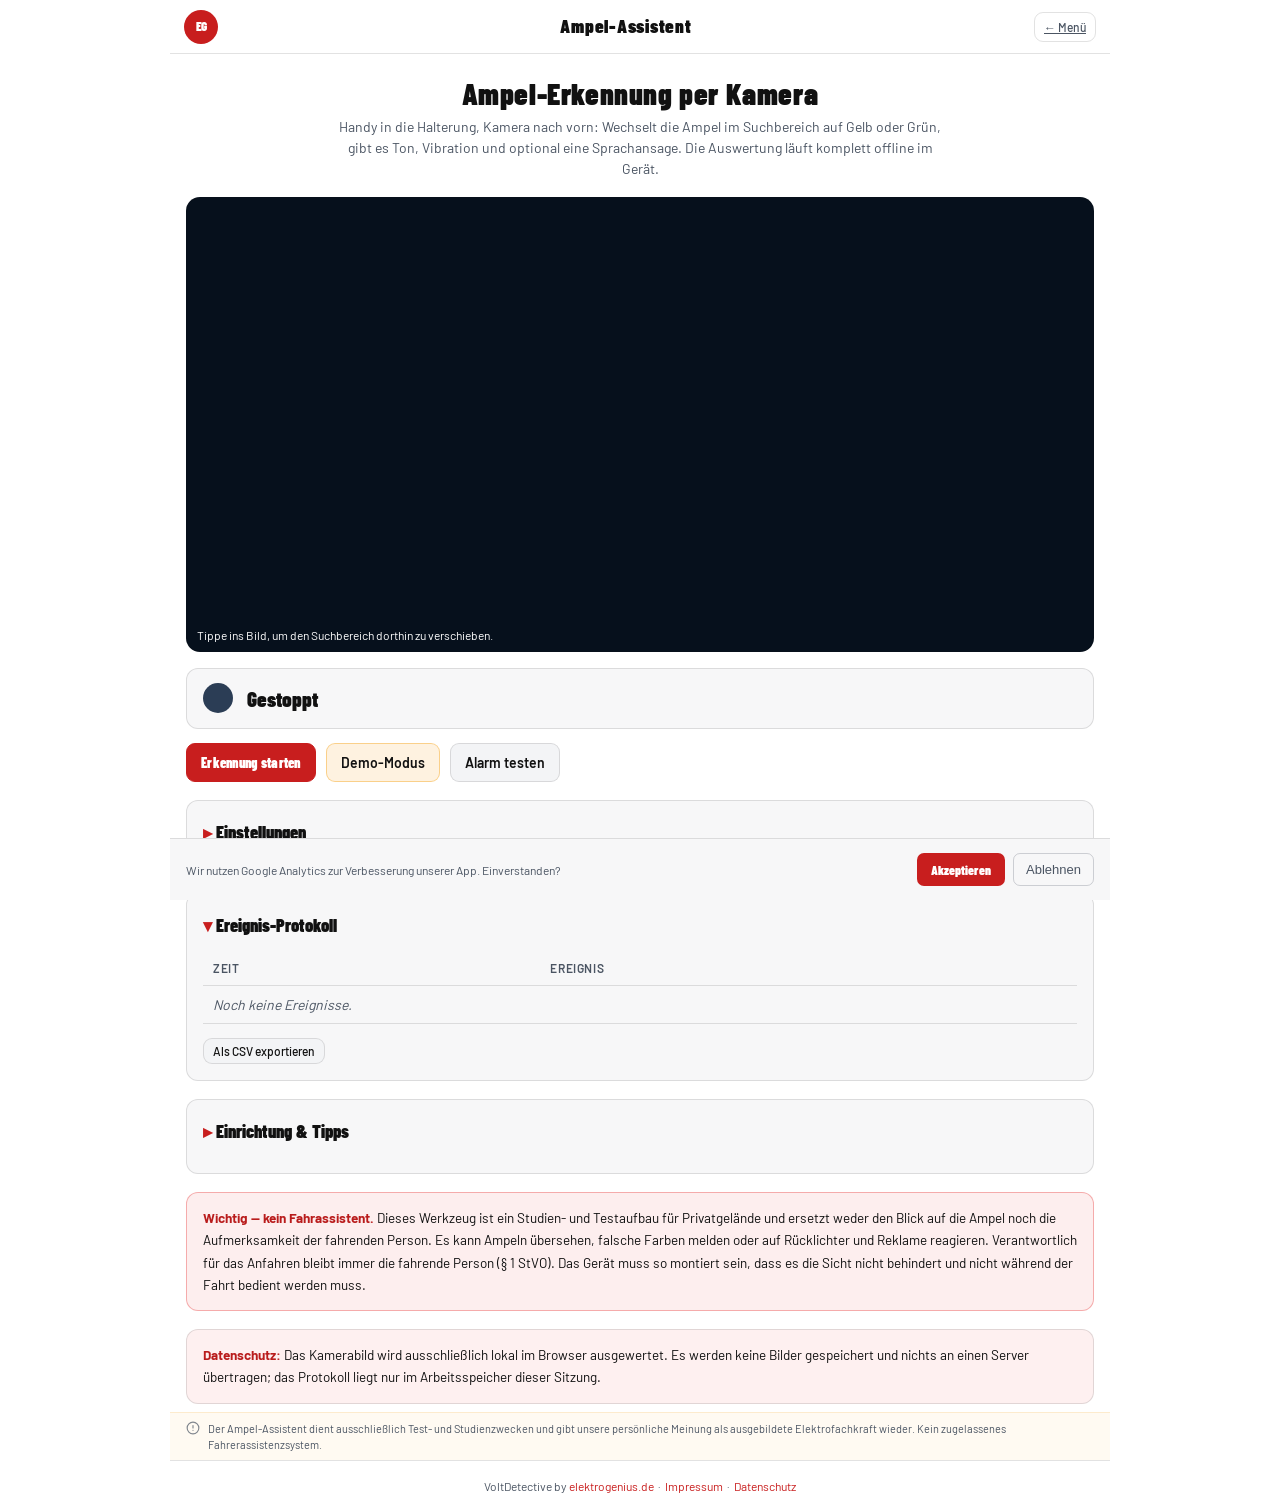
<file: ampel.html>
<!DOCTYPE html>
<html lang="de">
<head>
<meta charset="UTF-8">
<meta name="viewport" content="width=device-width, initial-scale=1.0, viewport-fit=cover">
<meta name="theme-color" content="#ffffff">
<meta name="apple-mobile-web-app-capable" content="yes">
<meta name="apple-mobile-web-app-status-bar-style" content="black-translucent">
<title>Ampel-Assistent – VoltDetective</title>
<meta property="og:title" content="Ampel-Assistent – VoltDetective"/>
<meta property="og:description" content="Kamerabasierter Ampel-Assistent: erkennt den Wechsel auf Gelb/Grün und meldet ihn per Ton und Vibration. Studien- und Testwerkzeug von ElektroGenius."/>
<meta property="og:url" content="https://spiel.elektrogenius.de/ampel.html"/>
<meta property="og:type" content="website"/>
<meta property="og:site_name" content="VoltDetective"/>
<meta property="og:locale" content="de_DE"/>
<meta property="og:image" content="https://spiel.elektrogenius.de/icon-512.png"/>
<meta property="og:image:alt" content="VoltDetective – ElektroGenius"/>
<meta name="twitter:card" content="summary"/>
<meta name="twitter:title" content="Ampel-Assistent – VoltDetective"/>
<meta name="twitter:description" content="Kamerabasierter Ampel-Assistent: erkennt den Wechsel auf Gelb/Grün und meldet ihn per Ton und Vibration."/>
<meta name="twitter:image" content="https://spiel.elektrogenius.de/icon-512.png"/>
<meta name="description" content="Kamerabasierter Ampel-Assistent: erkennt den Wechsel auf Gelb/Grün und meldet ihn per Ton und Vibration. Studien- und Testwerkzeug von ElektroGenius.">
<link rel="canonical" href="https://spiel.elektrogenius.de/ampel.html">
<link rel="icon" type="image/png" sizes="32x32" href="favicon-32x32.png">
<link rel="icon" type="image/png" sizes="16x16" href="favicon-16x16.png">
<link rel="apple-touch-icon" href="apple-touch-icon.png">
<link rel="manifest" href="manifest.json">
<link rel="stylesheet" href="assets/fonts/fonts.css?v=1">
<link rel="stylesheet" href="style.css?v=5">
<style>
  .cam-wrap { position: relative; margin-top: 18px; border: 1px solid var(--border); border-radius: 14px;
              overflow: hidden; background: #06101c; min-height: 180px; }
  .cam-wrap video, .cam-wrap #demo-view { display: block; width: 100%; height: auto; }
  .cam-wrap #overlay { position: absolute; inset: 0; width: 100%; height: 100%; touch-action: manipulation; }
  #flash { position: absolute; inset: 0; opacity: 0; pointer-events: none; transition: opacity .18s; }
  .cam-hint { position: absolute; left: 0; right: 0; bottom: 0; padding: 7px 10px; font-size: 12px;
              color: #ffffff; background: rgba(6,16,28,.75); pointer-events: none; }

  .state-row { display: flex; align-items: center; gap: 14px; flex-wrap: wrap; margin-top: 16px; padding: 14px 16px;
               background: var(--card-bg); border: 1px solid var(--border); border-radius: 12px; }
  #state-dot { width: 30px; height: 30px; border-radius: 50%; background: #2b3d55; flex-shrink: 0; transition: background .15s, box-shadow .15s; }
  #state-text { font-family: 'Barlow Condensed', sans-serif; font-weight: 900; font-size: 21px; white-space: nowrap; }
  #metrics { margin-left: auto; font-size: 12px; color: var(--muted); font-variant-numeric: tabular-nums; text-align: right; }

  .ctrl-row { display: flex; gap: 10px; flex-wrap: wrap; margin-top: 14px; }
  .ctrl-row .btn:disabled { opacity: .4; cursor: default; }
  #err { margin-top: 12px; padding: 11px 14px; border-radius: 10px; font-size: 14px;
         background: rgba(230,48,48,.12); border: 1px solid rgba(230,48,48,.4); color: #ffb4b4; }
  #demo-note { margin-top: 12px; padding: 11px 14px; border-radius: 10px; font-size: 14px;
               background: rgba(245,166,35,.10); border: 1px solid rgba(245,166,35,.35); }

  .panel { margin-top: 18px; background: var(--card-bg); border: 1px solid var(--border); border-radius: 12px; padding: 6px 16px 16px; }
  .panel > summary { cursor: pointer; padding: 12px 0; font-family: 'Barlow Condensed', sans-serif;
                     font-weight: 900; font-size: 18px; list-style: none; }
  .panel > summary::-webkit-details-marker { display: none; }
  .panel > summary::before { content: '▸ '; color: var(--cyan); }
  .panel[open] > summary::before { content: '▾ '; }
  .set { display: grid; grid-template-columns: 1fr auto; gap: 4px 12px; align-items: center;
         padding: 9px 0; border-bottom: 1px solid var(--border); }
  .set:last-child { border-bottom: none; }
  .set label { font-size: 14px; }
  .set .sub { grid-column: 1 / -1; font-size: 12px; color: var(--muted); margin-top: -2px; }
  .set input[type=range] { width: 160px; accent-color: var(--cyan); }
  .set input[type=checkbox] { width: 20px; height: 20px; accent-color: var(--cyan); }
  .set .val { font-size: 12px; color: var(--cyan); min-width: 96px; text-align: right; font-variant-numeric: tabular-nums; }
  .set select { background: var(--card-bg2); border: 1px solid var(--border); color: var(--text);
                border-radius: 8px; padding: 7px 10px; max-width: 190px; }

  .log-table { width: 100%; border-collapse: collapse; font-size: 14px; }
  .log-table th, .log-table td { text-align: left; padding: 8px 10px; border-bottom: 1px solid var(--border); }
  .log-table th { color: var(--muted); font-size: 12px; text-transform: uppercase; letter-spacing: .05em; font-weight: 600; }
  .board-empty { color: var(--muted); font-style: italic; }
  .safety { margin-top: 18px; padding: 14px 16px; border-radius: 12px; font-size: 13.5px; line-height: 1.65;
            background: rgba(230,48,48,.08); border: 1px solid rgba(230,48,48,.35); }
  .safety b { color: #b91c1c; }
  .howto { margin-top: 18px; }
  .howto li { margin: 6px 0 6px 18px; font-size: 14px; color: var(--muted); }
  .howto li b { color: var(--text); }
</style>
</head>
<body>
<canvas id="eg-particles" style="position:fixed;top:0;left:0;width:100%;height:100%;z-index:0;pointer-events:none;"></canvas>
<div style="position:relative;z-index:1">
<div id="app">

  <header id="header">
    <div class="logo-circle">EG</div>
    <div id="header-title">Ampel-Assistent</div>
    <div class="header-actions"><a class="btn tiny ghost" href="index.html">← Menü</a></div>
  </header>

  <main id="content">
    <div class="intro">
      <h1 class="intro-title">Ampel-Erkennung per Kamera</h1>
      <p class="intro-sub">Handy in die Halterung, Kamera nach vorn: Wechselt die Ampel im Suchbereich auf Gelb oder Grün, gibt es Ton, Vibration und optional eine Sprachansage. Die Auswertung läuft komplett offline im Gerät.</p>
    </div>

    <div class="cam-wrap">
      <video id="cam" playsinline muted autoplay></video>
      <canvas id="demo-view" width="640" height="480" style="display:none"></canvas>
      <canvas id="overlay"></canvas>
      <div id="flash"></div>
      <div class="cam-hint">Tippe ins Bild, um den Suchbereich dorthin zu verschieben.</div>
    </div>

    <div class="state-row">
      <div id="state-dot"></div>
      <div id="state-text">Gestoppt</div>
      <div id="metrics"></div>
    </div>

    <div id="err" style="display:none"></div>
    <div id="demo-note" style="display:none">
      <b>Demo-Modus:</b> Statt des Kamerabilds läuft eine gezeichnete Ampel durch ihre Phasen —
      damit lässt sich die komplette Kette (Erkennung → Ton → Vibration) ohne Auto prüfen.
    </div>

    <div class="ctrl-row">
      <button id="btn-start" class="btn primary">Erkennung starten</button>
      <button id="btn-demo" class="btn accent">Demo-Modus</button>
      <button id="btn-test" class="btn">Alarm testen</button>
    </div>

    <details class="panel">
      <summary>Einstellungen</summary>

      <div class="set">
        <label for="r-sens">Empfindlichkeit</label>
        <span class="val" id="v-sens"></span>
        <input id="r-sens" type="range" min="1" max="5" step="1">
        <div class="sub">Streng = weniger Fehlalarme durch Rücklichter, Reklame und Sonne. Empfindlich = erkennt auch weiter entfernte oder blasse Ampeln.</div>
      </div>

      <div class="set">
        <label for="r-confirm">Bestätigung</label>
        <span class="val" id="v-confirm"></span>
        <input id="r-confirm" type="range" min="1" max="8" step="1">
        <div class="sub">So viele Bilder hintereinander müssen dieselbe Farbe zeigen, bevor gemeldet wird. Höher = träger, aber sicherer.</div>
      </div>

      <div class="set">
        <label for="r-cooldown">Sperrzeit</label>
        <span class="val" id="v-cooldown"></span>
        <input id="r-cooldown" type="range" min="1" max="15" step="1">
        <div class="sub">Mindestabstand zwischen zwei Meldungen.</div>
      </div>

      <div class="set">
        <label for="r-roi">Größe Suchbereich</label>
        <span class="val" id="v-roi"></span>
        <input id="r-roi" type="range" min="0.15" max="1" step="0.05">
        <div class="sub">Klein und auf die Ampelhöhe gelegt = deutlich weniger Fehlalarme.</div>
      </div>

      <div class="set">
        <label for="c-alertAmber">Auch bei Gelb melden</label>
        <input id="c-alertAmber" type="checkbox">
      </div>

      <div class="set">
        <label for="c-requireRedFirst">Grün nur nach vorherigem Rot/Gelb</label>
        <input id="c-requireRedFirst" type="checkbox">
        <div class="sub">Verhindert Dauermeldungen an einer bereits grünen Ampel.</div>
      </div>

      <div class="set">
        <label for="c-sound">Signalton</label>
        <input id="c-sound" type="checkbox">
      </div>

      <div class="set">
        <label for="c-vibrate">Vibration<span id="hint-vibrate" class="sub" style="display:inline"></span></label>
        <input id="c-vibrate" type="checkbox">
      </div>

      <div class="set">
        <label for="c-speech">Sprachansage („Grün“)</label>
        <input id="c-speech" type="checkbox">
      </div>

      <div class="set">
        <label for="c-keepAwake">Bildschirm anlassen</label>
        <input id="c-keepAwake" type="checkbox">
      </div>

      <div class="set">
        <label for="cam-select">Kamera</label>
        <select id="cam-select"></select>
      </div>

      <div class="ctrl-row">
        <button id="btn-reset" class="btn tiny ghost">Auf Standard zurücksetzen</button>
      </div>
    </details>

    <details class="panel" open>
      <summary>Ereignis-Protokoll</summary>
      <table class="log-table">
        <thead><tr><th>Zeit</th><th>Ereignis</th></tr></thead>
        <tbody id="log-body"></tbody>
      </table>
      <div class="ctrl-row">
        <button id="btn-csv" class="btn tiny">Als CSV exportieren</button>
      </div>
    </details>

    <details class="panel">
      <summary>Einrichtung &amp; Tipps</summary>
      <ol class="howto">
        <li><b>Handyhalterung</b> mittig an die Windschutzscheibe, Kamera nach vorn, Sicht nicht verdeckt.</li>
        <li><b>Diese Seite über https öffnen</b> und den Kamerazugriff erlauben (ohne HTTPS blockt der Browser die Kamera).</li>
        <li><b>Suchbereich setzen:</b> ins Bild tippen, wo die Ampeln erscheinen — meist oberes Drittel. Kleiner Bereich = weniger Fehlalarme.</li>
        <li><b>Erst im Stand kalibrieren:</b> Demo-Modus prüfen, dann an einer echten Ampel im Stand testen und die Empfindlichkeit nachziehen.</li>
        <li><b>Gegenlicht vermeiden:</b> tiefstehende Sonne direkt hinter der Ampel ist der häufigste Störfall — dann Empfindlichkeit erhöhen oder Suchbereich enger ziehen.</li>
        <li><b>Als App installieren:</b> im Browsermenü „Zum Startbildschirm hinzufügen“ — läuft dann im Vollbild.</li>
      </ol>
    </details>

    <div class="safety">
      <b>Wichtig — kein Fahrassistent.</b> Dieses Werkzeug ist ein Studien- und Testaufbau für
      Privatgelände und ersetzt weder den Blick auf die Ampel noch die Aufmerksamkeit der fahrenden Person.
      Es kann Ampeln übersehen, falsche Farben melden oder auf Rücklichter und Reklame reagieren.
      Verantwortlich für das Anfahren bleibt immer die fahrende Person (§ 1 StVO). Das Gerät muss so
      montiert sein, dass es die Sicht nicht behindert und nicht während der Fahrt bedient werden muss.
    </div>

    <div class="safety" style="background:rgba(230,48,48,.07);border-color:var(--border)">
      <b>Datenschutz:</b> Das Kamerabild wird ausschließlich lokal im Browser ausgewertet.
      Es werden keine Bilder gespeichert und nichts an einen Server übertragen; das Protokoll
      liegt nur im Arbeitsspeicher dieser Sitzung.
    </div>
  </main>

  <div id="disclaimer-bar">
    <svg width="14" height="14" viewBox="0 0 24 24" fill="none" stroke="currentColor" stroke-width="2" stroke-linecap="round" stroke-linejoin="round" style="flex-shrink:0;opacity:.7"><circle cx="12" cy="12" r="10"/><line x1="12" y1="8" x2="12" y2="12"/><line x1="12" y1="16" x2="12.01" y2="16"/></svg>
    Der Ampel-Assistent dient ausschließlich Test- und Studienzwecken und gibt unsere persönliche Meinung als ausgebildete Elektrofachkraft wieder. Kein zugelassenes Fahrerassistenzsystem.
  </div>

  <footer id="footer">
    VoltDetective by <a href="https://elektrogenius.de" target="_blank" rel="noopener">elektrogenius.de</a>
    &nbsp;·&nbsp; <a href="impressum.html">Impressum</a> &nbsp;·&nbsp; <a href="datenschutz.html">Datenschutz</a>
  </footer>

</div><!-- /#app -->
</div>

<div id="cookie-banner">
  <div id="cookie-text">Wir nutzen Google Analytics zur Verbesserung unserer App. Einverstanden?</div>
  <div id="cookie-actions">
    <button id="cookie-accept">Akzeptieren</button>
    <button id="cookie-reject">Ablehnen</button>
  </div>
</div>

<script>
(function(){
  var consent = localStorage.getItem('eg_analytics');
  function loadGA() {
    if (window._gaLoaded) return;
    window._gaLoaded = true;
    var s = document.createElement('script');
    s.src = 'https://www.googletagmanager.com/gtag/js?id=G-MVY3TB5MRK';
    s.async = true;
    document.head.appendChild(s);
    window.dataLayer = window.dataLayer || [];
    function gtag(){dataLayer.push(arguments);}
    window.gtag = gtag;
    gtag('js', new Date());
    gtag('config', 'G-MVY3TB5MRK');
  }
  if (consent === '1') { loadGA(); }
  var banner = document.getElementById('cookie-banner');
  if (consent !== null) { if (banner) banner.remove(); }
  var acc = document.getElementById('cookie-accept');
  var rej = document.getElementById('cookie-reject');
  if (acc) acc.addEventListener('click', function(){ localStorage.setItem('eg_analytics','1'); if (banner) banner.remove(); loadGA(); });
  if (rej) rej.addEventListener('click', function(){ localStorage.setItem('eg_analytics','0'); if (banner) banner.remove(); });
})();
</script>

<script src="js/ampel-detect.js"></script>
<script src="js/ampel.js"></script>

<script src="assets/js/particles.js"></script>
<script>if (window.EGParticles) EGParticles.init(document.getElementById('eg-particles'));</script>
</body>
</html>
</file>
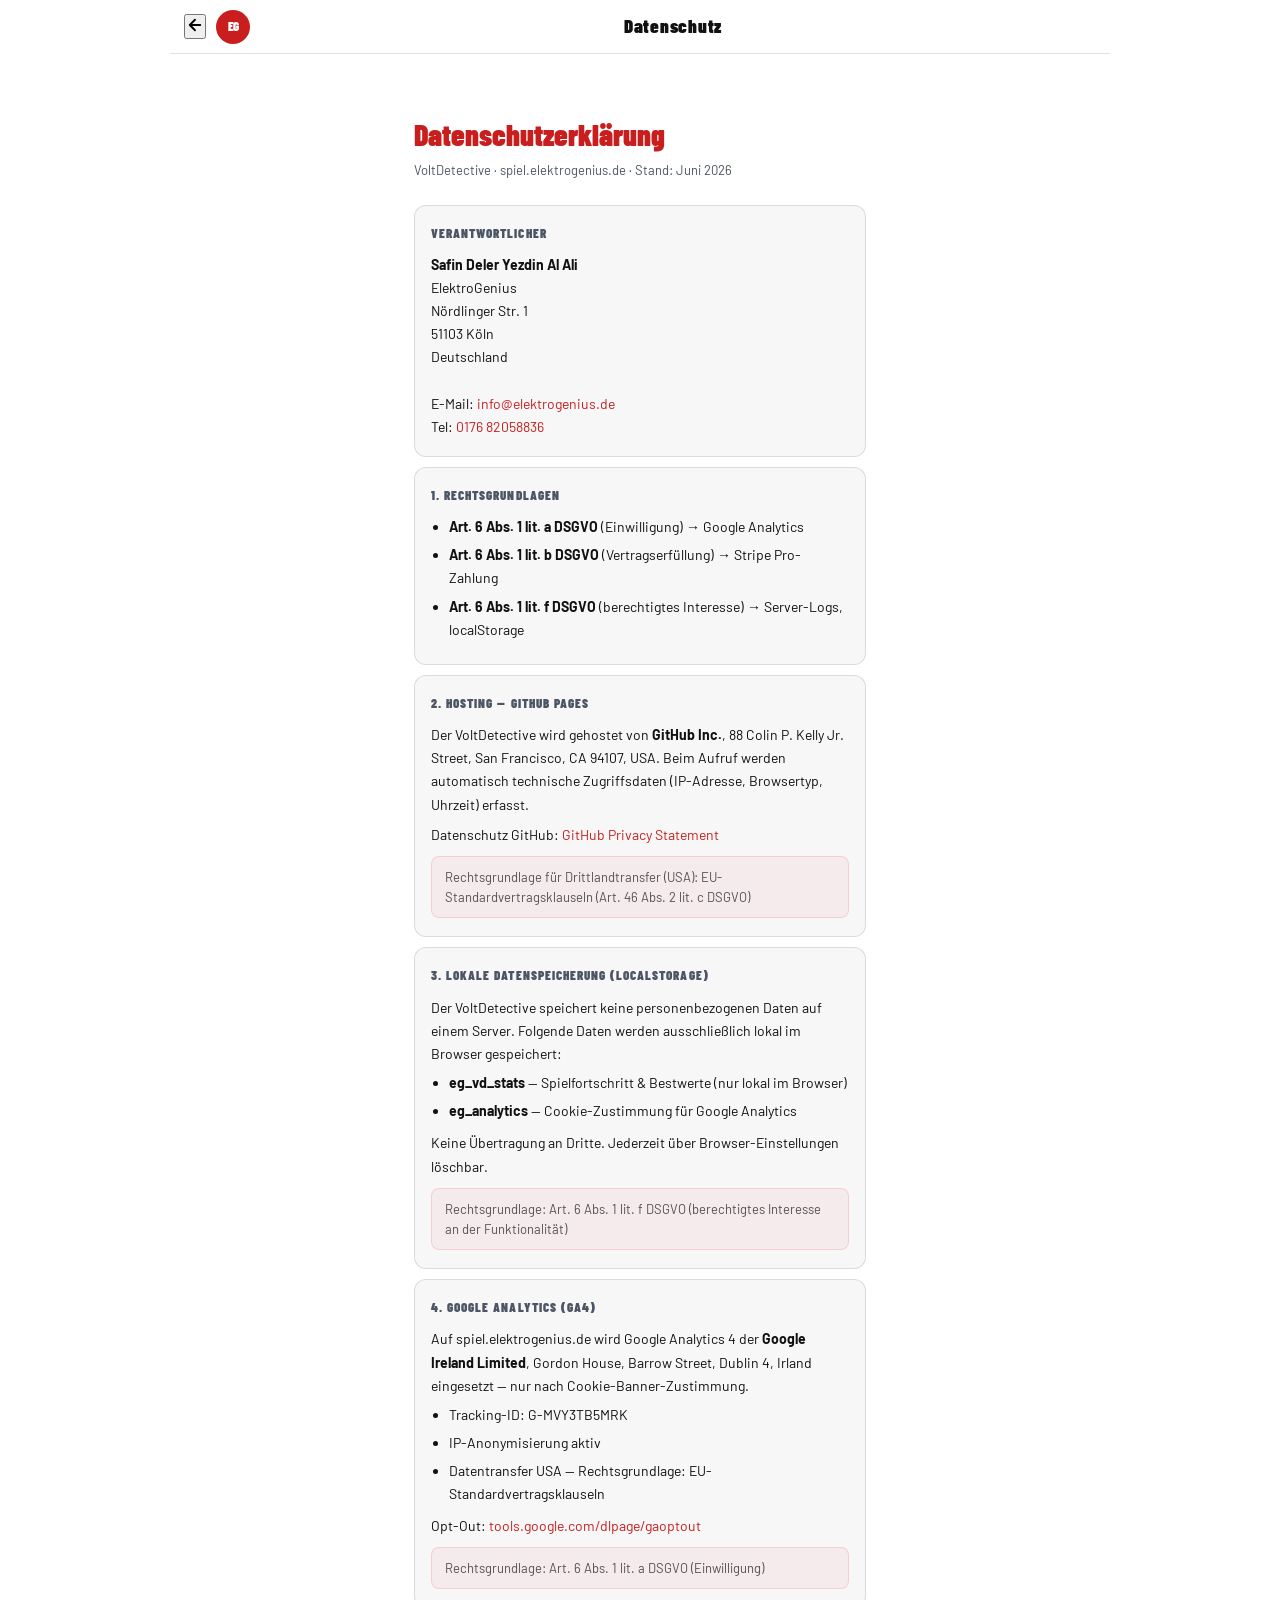
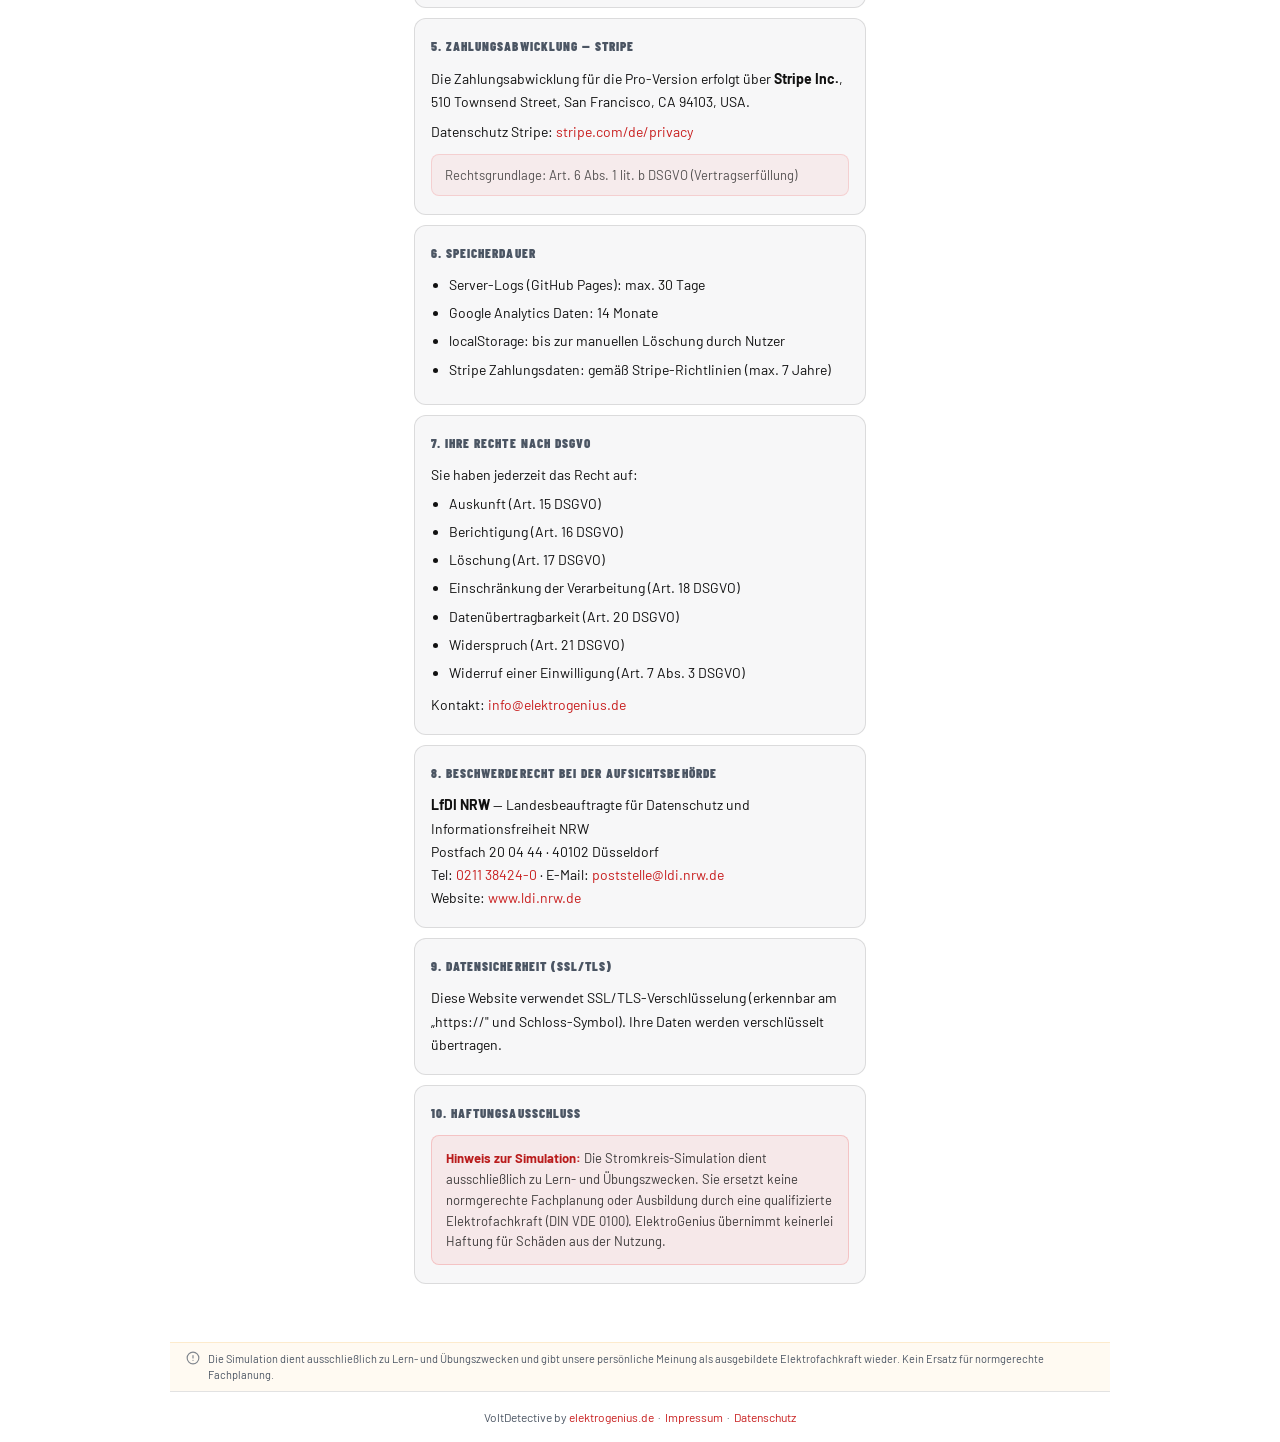
<file: datenschutz.html>
<!DOCTYPE html>
<html lang="de">
<head>
<meta charset="UTF-8">
<meta name="viewport" content="width=device-width, initial-scale=1.0, viewport-fit=cover">
<meta name="theme-color" content="#ffffff">
<meta name="apple-mobile-web-app-capable" content="yes">
<meta name="apple-mobile-web-app-status-bar-style" content="black-translucent">
<meta name="robots" content="noindex, follow">
<title>Datenschutz – VoltDetective</title>
<link rel="manifest" href="manifest.json">
<link rel="icon" type="image/png" sizes="32x32" href="favicon-32x32.png">
<link rel="icon" type="image/png" sizes="16x16" href="favicon-16x16.png">
<link rel="apple-touch-icon" href="apple-touch-icon.png">
<link rel="stylesheet" href="assets/fonts/fonts.css?v=1">
<link rel="stylesheet" href="style.css?v=5">
<style>
  .legal-wrap { max-width: 480px; margin: 0 auto; padding: 20px 14px 40px; }
  .legal-header { padding: 20px 0 24px; }
  .legal-header h1 { font-family: 'Barlow Condensed', sans-serif; font-weight: 900; font-size: 30px; color: var(--cyan); margin-bottom: 4px; }
  .legal-header p { font-size: 13px; color: var(--muted); }
  .legal-section { background: var(--card-bg); border: 1px solid var(--border); border-radius: var(--radius); padding: 18px 16px; margin-bottom: 10px; }
  .legal-section h2 { font-family: 'Barlow Condensed', sans-serif; font-weight: 900; font-size: 13px; color: var(--muted); text-transform: uppercase; letter-spacing: .08em; margin-bottom: 10px; }
  .legal-section p, .legal-section li { font-size: 14px; color: var(--text); line-height: 1.65; }
  .legal-section ul { padding-left: 18px; margin-top: 6px; }
  .legal-section li { margin-bottom: 5px; }
  .legal-section a { color: var(--cyan); text-decoration: none; }
  .legal-section a:hover { text-decoration: underline; }
  .info-note { background: rgba(230,48,48,0.06); border: 1px solid rgba(230,48,48,0.15); border-radius: 8px; padding: 10px 13px; margin-top: 10px; font-size: 13px; color: rgba(17,17,17,0.7); line-height: 1.55; }
  .highlight-box { background: rgba(230,48,48,0.07); border: 1px solid rgba(230,48,48,0.2); border-radius: 8px; padding: 12px 14px; margin-top: 12px; font-size: 13px; color: rgba(17,17,17,0.8); line-height: 1.6; }
  .highlight-box strong { color: #b91c1c; }
</style>
</head>
<body>
<div id="app">
  <header id="header">
    <a href="/" style="display:flex;align-items:center;text-decoration:none">
      <button id="btn-back" class="visible" aria-label="Zurück" style="pointer-events:none">
        <svg width="18" height="18" viewBox="0 0 24 24" fill="none" stroke="currentColor" stroke-width="2.5" stroke-linecap="round" stroke-linejoin="round"><path d="M19 12H5M12 5l-7 7 7 7"/></svg>
      </button>
    </a>
    <div class="logo-circle">EG</div>
    <div id="header-title">Datenschutz</div>
    <div class="header-actions"></div>
  </header>

  <main id="content">
    <div class="legal-wrap">

      <div class="legal-header">
        <h1>Datenschutzerklärung</h1>
        <p>VoltDetective · spiel.elektrogenius.de · Stand: Juni 2026</p>
      </div>

      <div class="legal-section">
        <h2>Verantwortlicher</h2>
        <p><strong>Safin Deler Yezdin Al Ali</strong><br>ElektroGenius<br>Nördlinger Str. 1<br>51103 Köln<br>Deutschland<br><br>
        E-Mail: <a href="mailto:info@elektrogenius.de">info@elektrogenius.de</a><br>
        Tel: <a href="tel:+4917682058836">0176 82058836</a></p>
      </div>

      <div class="legal-section">
        <h2>1. Rechtsgrundlagen</h2>
        <ul>
          <li><strong>Art. 6 Abs. 1 lit. a DSGVO</strong> (Einwilligung) → Google Analytics</li>
          <li><strong>Art. 6 Abs. 1 lit. b DSGVO</strong> (Vertragserfüllung) → Stripe Pro-Zahlung</li>
          <li><strong>Art. 6 Abs. 1 lit. f DSGVO</strong> (berechtigtes Interesse) → Server-Logs, localStorage</li>
        </ul>
      </div>

      <div class="legal-section">
        <h2>2. Hosting — GitHub Pages</h2>
        <p>Der VoltDetective wird gehostet von <strong>GitHub Inc.</strong>, 88 Colin P. Kelly Jr. Street, San Francisco, CA 94107, USA. Beim Aufruf werden automatisch technische Zugriffsdaten (IP-Adresse, Browsertyp, Uhrzeit) erfasst.</p>
        <p style="margin-top:.5rem">Datenschutz GitHub: <a href="https://docs.github.com/en/site-policy/privacy-policies/github-privacy-statement" target="_blank" rel="noopener">GitHub Privacy Statement</a></p>
        <div class="info-note">Rechtsgrundlage für Drittlandtransfer (USA): EU-Standardvertragsklauseln (Art. 46 Abs. 2 lit. c DSGVO)</div>
      </div>

      <div class="legal-section">
        <h2>3. Lokale Datenspeicherung (localStorage)</h2>
        <p>Der VoltDetective speichert keine personenbezogenen Daten auf einem Server. Folgende Daten werden ausschließlich lokal im Browser gespeichert:</p>
        <ul>
          <li><strong>eg_vd_stats</strong> — Spielfortschritt &amp; Bestwerte (nur lokal im Browser)</li>
          <li><strong>eg_analytics</strong> — Cookie-Zustimmung für Google Analytics</li>
        </ul>
        <p style="margin-top:.6rem">Keine Übertragung an Dritte. Jederzeit über Browser-Einstellungen löschbar.</p>
        <div class="info-note">Rechtsgrundlage: Art. 6 Abs. 1 lit. f DSGVO (berechtigtes Interesse an der Funktionalität)</div>
      </div>

      <div class="legal-section">
        <h2>4. Google Analytics (GA4)</h2>
        <p>Auf spiel.elektrogenius.de wird Google Analytics 4 der <strong>Google Ireland Limited</strong>, Gordon House, Barrow Street, Dublin 4, Irland eingesetzt — nur nach Cookie-Banner-Zustimmung.</p>
        <ul>
          <li>Tracking-ID: G-MVY3TB5MRK</li>
          <li>IP-Anonymisierung aktiv</li>
          <li>Datentransfer USA — Rechtsgrundlage: EU-Standardvertragsklauseln</li>
        </ul>
        <p style="margin-top:.6rem">Opt-Out: <a href="https://tools.google.com/dlpage/gaoptout" target="_blank" rel="noopener">tools.google.com/dlpage/gaoptout</a></p>
        <div class="info-note">Rechtsgrundlage: Art. 6 Abs. 1 lit. a DSGVO (Einwilligung)</div>
      </div>

      <div class="legal-section">
        <h2>5. Zahlungsabwicklung — Stripe</h2>
        <p>Die Zahlungsabwicklung für die Pro-Version erfolgt über <strong>Stripe Inc.</strong>, 510 Townsend Street, San Francisco, CA 94103, USA.</p>
        <p style="margin-top:.5rem">Datenschutz Stripe: <a href="https://stripe.com/de/privacy" target="_blank" rel="noopener">stripe.com/de/privacy</a></p>
        <div class="info-note">Rechtsgrundlage: Art. 6 Abs. 1 lit. b DSGVO (Vertragserfüllung)</div>
      </div>

      <div class="legal-section">
        <h2>6. Speicherdauer</h2>
        <ul>
          <li>Server-Logs (GitHub Pages): max. 30 Tage</li>
          <li>Google Analytics Daten: 14 Monate</li>
          <li>localStorage: bis zur manuellen Löschung durch Nutzer</li>
          <li>Stripe Zahlungsdaten: gemäß Stripe-Richtlinien (max. 7 Jahre)</li>
        </ul>
      </div>

      <div class="legal-section">
        <h2>7. Ihre Rechte nach DSGVO</h2>
        <p>Sie haben jederzeit das Recht auf:</p>
        <ul>
          <li>Auskunft (Art. 15 DSGVO)</li>
          <li>Berichtigung (Art. 16 DSGVO)</li>
          <li>Löschung (Art. 17 DSGVO)</li>
          <li>Einschränkung der Verarbeitung (Art. 18 DSGVO)</li>
          <li>Datenübertragbarkeit (Art. 20 DSGVO)</li>
          <li>Widerspruch (Art. 21 DSGVO)</li>
          <li>Widerruf einer Einwilligung (Art. 7 Abs. 3 DSGVO)</li>
        </ul>
        <p style="margin-top:.6rem">Kontakt: <a href="mailto:info@elektrogenius.de">info@elektrogenius.de</a></p>
      </div>

      <div class="legal-section">
        <h2>8. Beschwerderecht bei der Aufsichtsbehörde</h2>
        <p><strong>LfDI NRW</strong> — Landesbeauftragte für Datenschutz und Informationsfreiheit NRW<br>
        Postfach 20 04 44 · 40102 Düsseldorf<br>
        Tel: <a href="tel:+4921138424-0">0211 38424-0</a> · E-Mail: <a href="mailto:poststelle@ldi.nrw.de">poststelle@ldi.nrw.de</a><br>
        Website: <a href="https://www.ldi.nrw.de" target="_blank" rel="noopener">www.ldi.nrw.de</a></p>
      </div>

      <div class="legal-section">
        <h2>9. Datensicherheit (SSL/TLS)</h2>
        <p>Diese Website verwendet SSL/TLS-Verschlüsselung (erkennbar am „https://" und Schloss-Symbol). Ihre Daten werden verschlüsselt übertragen.</p>
      </div>

      <div class="legal-section">
        <h2>10. Haftungsausschluss</h2>
        <div class="highlight-box">
          <strong>Hinweis zur Simulation:</strong> Die Stromkreis-Simulation dient ausschließlich zu Lern- und Übungszwecken. Sie ersetzt keine normgerechte Fachplanung oder Ausbildung durch eine qualifizierte Elektrofachkraft (DIN VDE 0100). ElektroGenius übernimmt keinerlei Haftung für Schäden aus der Nutzung.
        </div>
      </div>

    </div>
  </main>

  <div id="disclaimer-bar">
    <svg width="14" height="14" viewBox="0 0 24 24" fill="none" stroke="currentColor" stroke-width="2" stroke-linecap="round" stroke-linejoin="round" style="flex-shrink:0;opacity:.7"><circle cx="12" cy="12" r="10"/><line x1="12" y1="8" x2="12" y2="12"/><line x1="12" y1="16" x2="12.01" y2="16"/></svg>
    Die Simulation dient ausschließlich zu Lern- und Übungszwecken und gibt unsere persönliche Meinung als ausgebildete Elektrofachkraft wieder. Kein Ersatz für normgerechte Fachplanung.
  </div>

  <footer id="footer">
    VoltDetective by <a href="https://elektrogenius.de" target="_blank" rel="noopener">elektrogenius.de</a>
    &nbsp;·&nbsp; <a href="impressum">Impressum</a> &nbsp;·&nbsp; <a href="datenschutz">Datenschutz</a>
  </footer>
</div>
</body>
</html>
</file>
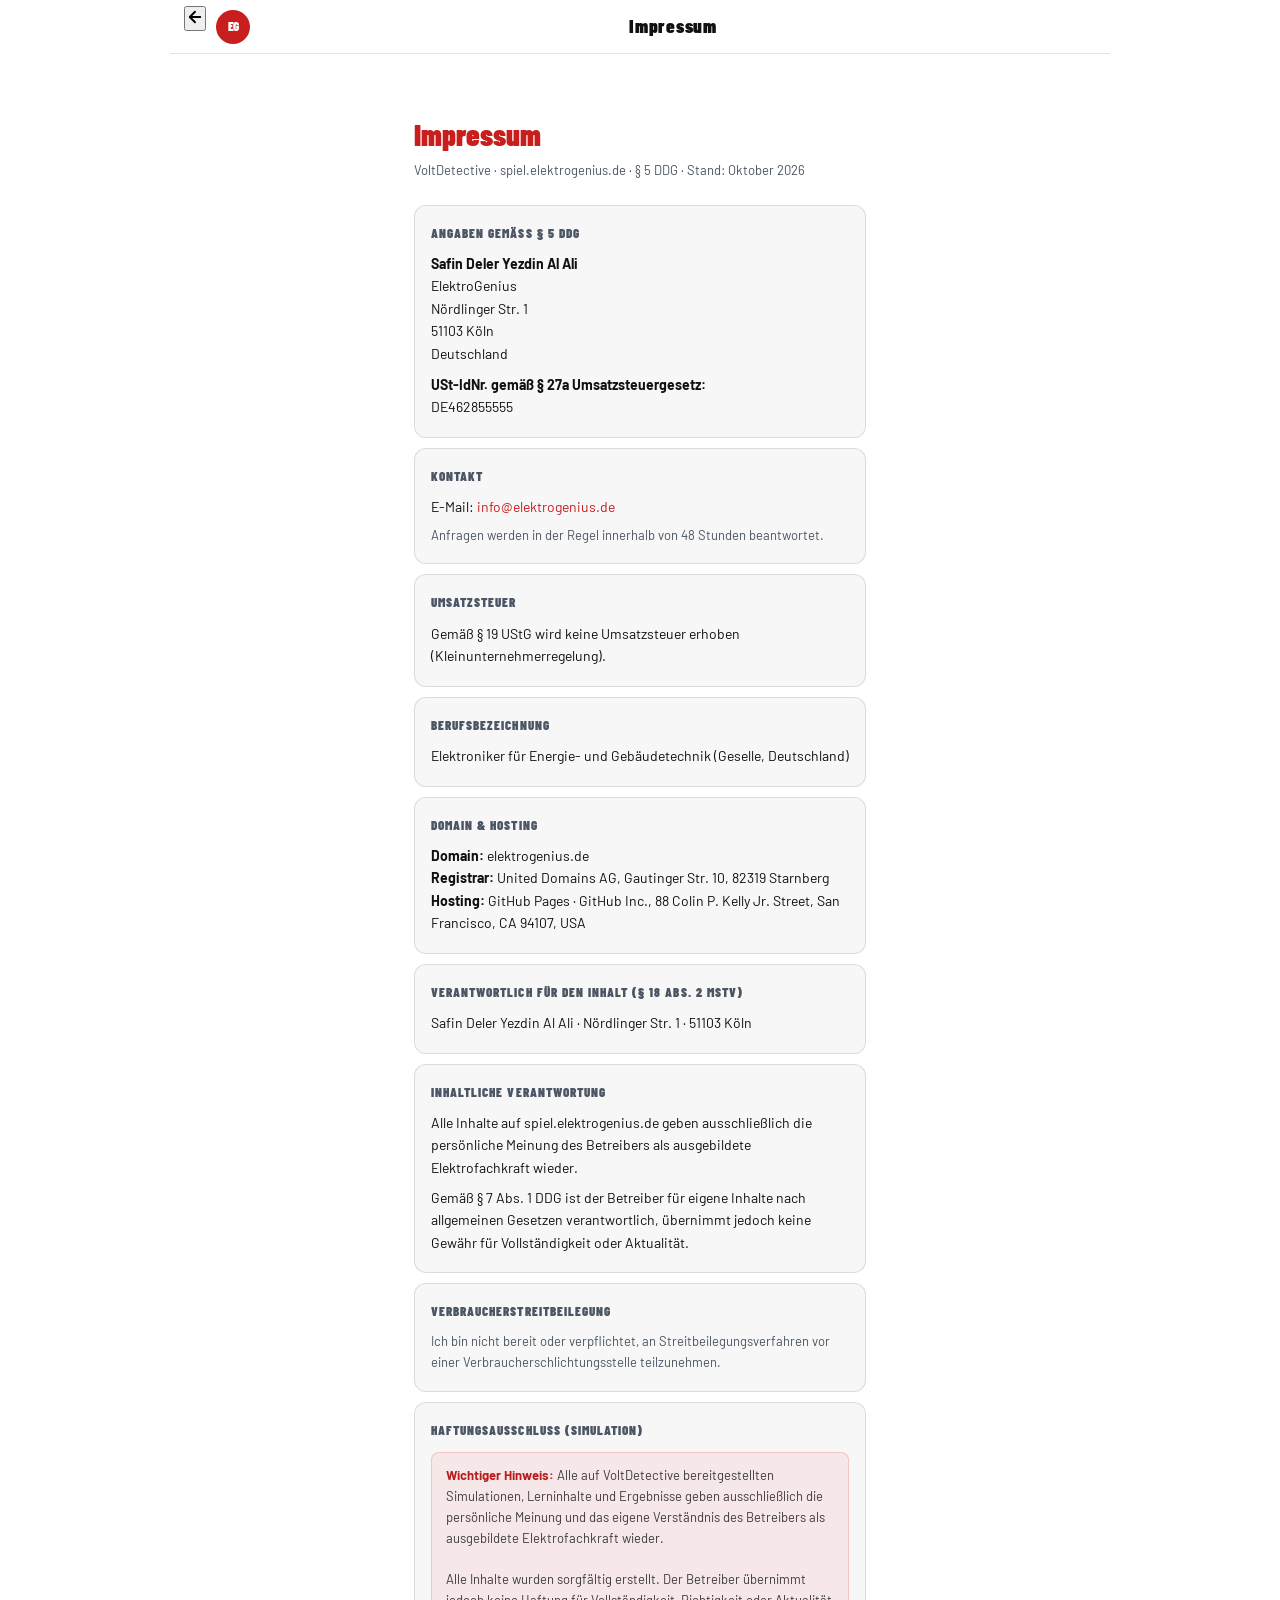
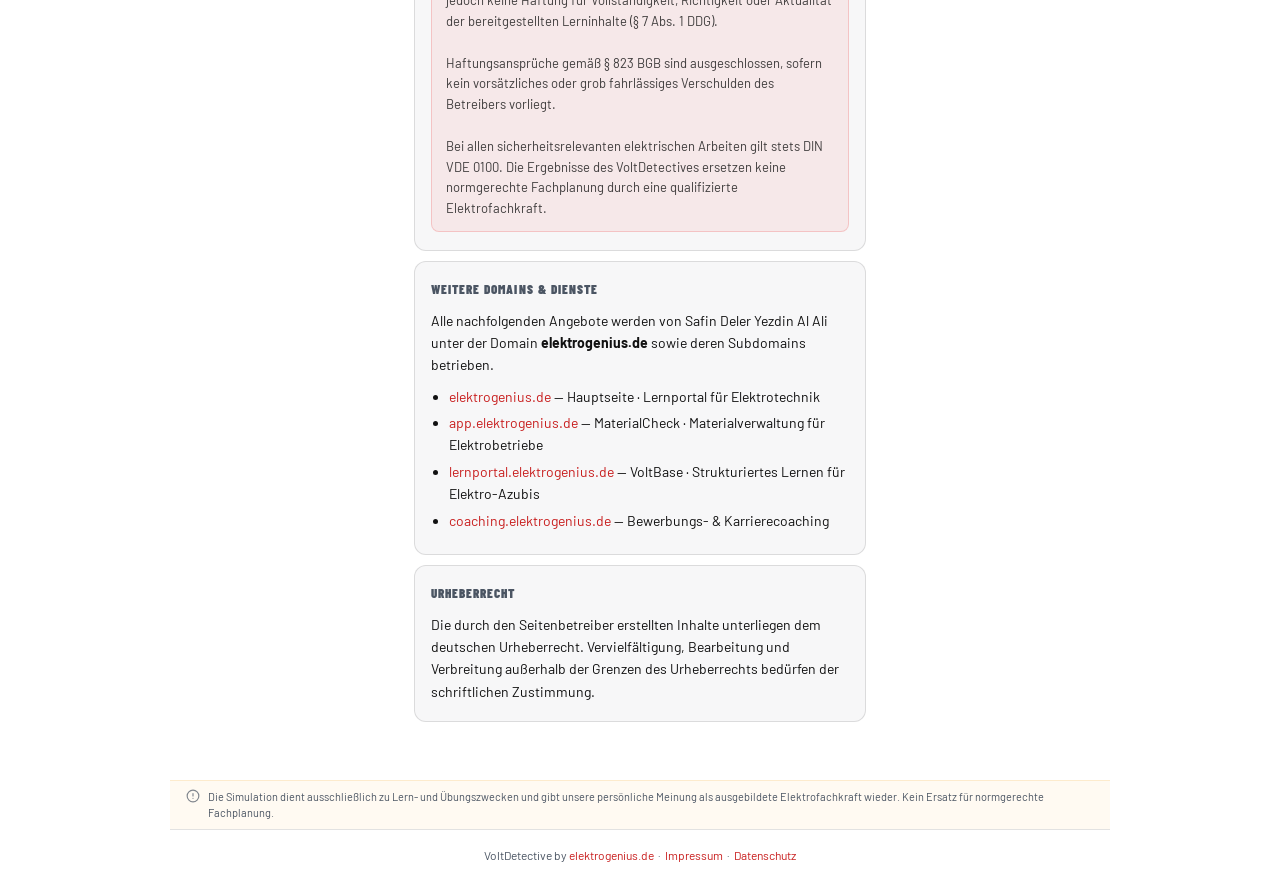
<file: impressum.html>
<!DOCTYPE html>
<html lang="de">
<head>
<meta charset="UTF-8">
<meta name="viewport" content="width=device-width, initial-scale=1.0, viewport-fit=cover">
<meta name="theme-color" content="#ffffff">
<meta name="apple-mobile-web-app-capable" content="yes">
<meta name="apple-mobile-web-app-status-bar-style" content="black-translucent">
<meta name="robots" content="noindex, follow">
<title>Impressum – VoltDetective</title>
<link rel="manifest" href="manifest.json">
<link rel="icon" type="image/png" sizes="32x32" href="favicon-32x32.png">
<link rel="icon" type="image/png" sizes="16x16" href="favicon-16x16.png">
<link rel="apple-touch-icon" href="apple-touch-icon.png">
<link rel="stylesheet" href="assets/fonts/fonts.css?v=1">
<link rel="stylesheet" href="style.css?v=5">
<style>
  .legal-wrap { max-width: 480px; margin: 0 auto; padding: 20px 14px 40px; }
  .legal-header { padding: 20px 0 24px; }
  .legal-header h1 { font-family: 'Barlow Condensed', sans-serif; font-weight: 900; font-size: 30px; color: var(--cyan); margin-bottom: 4px; }
  .legal-header p { font-size: 13px; color: var(--muted); }
  .legal-section { background: var(--card-bg); border: 1px solid var(--border); border-radius: var(--radius); padding: 18px 16px; margin-bottom: 10px; }
  .legal-section h2 { font-family: 'Barlow Condensed', sans-serif; font-weight: 900; font-size: 13px; color: var(--muted); text-transform: uppercase; letter-spacing: .08em; margin-bottom: 10px; }
  .legal-section p, .legal-section li { font-size: 14px; color: var(--text); line-height: 1.6; }
  .legal-section ul { padding-left: 18px; }
  .legal-section li { margin-bottom: 4px; }
  .legal-section a { color: var(--cyan); text-decoration: none; }
  .legal-section a:hover { text-decoration: underline; }
  .highlight-box { background: rgba(230,48,48,0.07); border: 1px solid rgba(230,48,48,0.2); border-radius: 8px; padding: 12px 14px; margin-top: 12px; font-size: 13px; color: rgba(17,17,17,0.8); line-height: 1.6; }
  .highlight-box strong { color: #b91c1c; }
  .back-link { display: inline-flex; align-items: center; gap: 6px; color: var(--muted); font-size: 13px; text-decoration: none; margin-bottom: 16px; transition: color .2s; }
  .back-link:hover { color: var(--cyan); }
</style>
</head>
<body>
<div id="app">
  <header id="header">
    <a href="/" class="back-link" style="display:flex;align-items:center;gap:6px;text-decoration:none">
      <button id="btn-back" class="visible" aria-label="Zurück" style="pointer-events:none">
        <svg width="18" height="18" viewBox="0 0 24 24" fill="none" stroke="currentColor" stroke-width="2.5" stroke-linecap="round" stroke-linejoin="round"><path d="M19 12H5M12 5l-7 7 7 7"/></svg>
      </button>
    </a>
    <div class="logo-circle">EG</div>
    <div id="header-title">Impressum</div>
    <div class="header-actions"></div>
  </header>

  <main id="content">
    <div class="legal-wrap">

      <div class="legal-header">
        <h1>Impressum</h1>
        <p>VoltDetective · spiel.elektrogenius.de · § 5 DDG · Stand: Oktober 2026</p>
      </div>

      <div class="legal-section">
        <h2>Angaben gemäß § 5 DDG</h2>
        <p>
          <strong>Safin Deler Yezdin Al Ali</strong><br>
          ElektroGenius<br>
          Nördlinger Str. 1<br>
          51103 Köln<br>
          Deutschland
        </p>
        <p style="margin-top:.6rem"><strong>USt-IdNr. gemäß § 27a Umsatzsteuergesetz:</strong><br>DE462855555</p>
      </div>

      <div class="legal-section">
        <h2>Kontakt</h2>
        <p>E-Mail: <a href="mailto:info@elektrogenius.de">info@elektrogenius.de</a></p>
        <p style="margin-top:.4rem;font-size:13px;color:var(--muted)">Anfragen werden in der Regel innerhalb von 48 Stunden beantwortet.</p>
      </div>

      <div class="legal-section">
        <h2>Umsatzsteuer</h2>
        <p>Gemäß § 19 UStG wird keine Umsatzsteuer erhoben (Kleinunternehmerregelung).</p>
      </div>

      <div class="legal-section">
        <h2>Berufsbezeichnung</h2>
        <p>Elektroniker für Energie- und Gebäudetechnik (Geselle, Deutschland)</p>
      </div>

      <div class="legal-section">
        <h2>Domain &amp; Hosting</h2>
        <p>
          <strong>Domain:</strong> elektrogenius.de<br>
          <strong>Registrar:</strong> United Domains AG, Gautinger Str. 10, 82319 Starnberg<br>
          <strong>Hosting:</strong> GitHub Pages · GitHub Inc., 88 Colin P. Kelly Jr. Street, San Francisco, CA 94107, USA
        </p>
      </div>

      <div class="legal-section">
        <h2>Verantwortlich für den Inhalt (§ 18 Abs. 2 MStV)</h2>
        <p>Safin Deler Yezdin Al Ali · Nördlinger Str. 1 · 51103 Köln</p>
      </div>

      <div class="legal-section">
        <h2>Inhaltliche Verantwortung</h2>
        <p>Alle Inhalte auf spiel.elektrogenius.de geben ausschließlich die persönliche Meinung des Betreibers als ausgebildete Elektrofachkraft wieder.</p>
        <p style="margin-top:.5rem">Gemäß § 7 Abs. 1 DDG ist der Betreiber für eigene Inhalte nach allgemeinen Gesetzen verantwortlich, übernimmt jedoch keine Gewähr für Vollständigkeit oder Aktualität.</p>
      </div>

      <div class="legal-section">
        <h2>Verbraucherstreitbeilegung</h2>
        <p style="margin-top:.4rem;font-size:13px;color:var(--muted)">Ich bin nicht bereit oder verpflichtet, an Streitbeilegungsverfahren vor einer Verbraucherschlichtungsstelle teilzunehmen.</p>
      </div>

      <div class="legal-section">
        <h2>Haftungsausschluss (Simulation)</h2>
        <div class="highlight-box">
          <strong>Wichtiger Hinweis:</strong> Alle auf VoltDetective bereitgestellten Simulationen, Lerninhalte und Ergebnisse geben ausschließlich die persönliche Meinung und das eigene Verständnis des Betreibers als ausgebildete Elektrofachkraft wieder.<br><br>
          Alle Inhalte wurden sorgfältig erstellt. Der Betreiber übernimmt jedoch keine Haftung für Vollständigkeit, Richtigkeit oder Aktualität der bereitgestellten Lerninhalte (§ 7 Abs. 1 DDG).<br><br>
          Haftungsansprüche gemäß § 823 BGB sind ausgeschlossen, sofern kein vorsätzliches oder grob fahrlässiges Verschulden des Betreibers vorliegt.<br><br>
          Bei allen sicherheitsrelevanten elektrischen Arbeiten gilt stets DIN VDE 0100. Die Ergebnisse des VoltDetectives ersetzen keine normgerechte Fachplanung durch eine qualifizierte Elektrofachkraft.
        </div>
      </div>

      <div class="legal-section">
        <h2>Weitere Domains &amp; Dienste</h2>
        <p>Alle nachfolgenden Angebote werden von Safin Deler Yezdin Al Ali unter der Domain <strong>elektrogenius.de</strong> sowie deren Subdomains betrieben.</p>
        <ul style="margin-top:.6rem">
          <li><a href="https://elektrogenius.de" target="_blank" rel="noopener">elektrogenius.de</a> — Hauptseite · Lernportal für Elektrotechnik</li>
          <li><a href="https://app.elektrogenius.de" target="_blank" rel="noopener">app.elektrogenius.de</a> — MaterialCheck · Materialverwaltung für Elektrobetriebe</li>
          <li><a href="https://lernportal.elektrogenius.de" target="_blank" rel="noopener">lernportal.elektrogenius.de</a> — VoltBase · Strukturiertes Lernen für Elektro-Azubis</li>
          <li><a href="https://coaching.elektrogenius.de" target="_blank" rel="noopener">coaching.elektrogenius.de</a> — Bewerbungs- &amp; Karrierecoaching</li>
        </ul>
      </div>

      <div class="legal-section">
        <h2>Urheberrecht</h2>
        <p>Die durch den Seitenbetreiber erstellten Inhalte unterliegen dem deutschen Urheberrecht. Vervielfältigung, Bearbeitung und Verbreitung außerhalb der Grenzen des Urheberrechts bedürfen der schriftlichen Zustimmung.</p>
      </div>

    </div>
  </main>

  <div id="disclaimer-bar">
    <svg width="14" height="14" viewBox="0 0 24 24" fill="none" stroke="currentColor" stroke-width="2" stroke-linecap="round" stroke-linejoin="round" style="flex-shrink:0;opacity:.7"><circle cx="12" cy="12" r="10"/><line x1="12" y1="8" x2="12" y2="12"/><line x1="12" y1="16" x2="12.01" y2="16"/></svg>
    Die Simulation dient ausschließlich zu Lern- und Übungszwecken und gibt unsere persönliche Meinung als ausgebildete Elektrofachkraft wieder. Kein Ersatz für normgerechte Fachplanung.
  </div>

  <footer id="footer">
    VoltDetective by <a href="https://elektrogenius.de" target="_blank" rel="noopener">elektrogenius.de</a>
    &nbsp;·&nbsp; <a href="impressum">Impressum</a> &nbsp;·&nbsp; <a href="datenschutz">Datenschutz</a>
  </footer>
</div>
</body>
</html>
</file>
<file: assets/fonts/fonts.css>
/* Lokal gehostete Schriften (SIL Open Font License), kein Abruf bei Google. Erzeugt per C:/dev/_tools/fonts_lokal.py */
@font-face {
  font-family: 'Barlow Condensed';
  font-style: normal;
  font-weight: 400;
  font-display: swap;
  src: url(barlow-condensed-400-latin.woff2) format('woff2');
  unicode-range: U+0000-00FF, U+0131, U+0152-0153, U+02BB-02BC, U+02C6, U+02DA, U+02DC, U+0304, U+0308, U+0329, U+2000-206F, U+20AC, U+2122, U+2191, U+2193, U+2212, U+2215, U+FEFF, U+FFFD;
}
@font-face {
  font-family: 'Barlow Condensed';
  font-style: normal;
  font-weight: 600;
  font-display: swap;
  src: url(barlow-condensed-600-latin.woff2) format('woff2');
  unicode-range: U+0000-00FF, U+0131, U+0152-0153, U+02BB-02BC, U+02C6, U+02DA, U+02DC, U+0304, U+0308, U+0329, U+2000-206F, U+20AC, U+2122, U+2191, U+2193, U+2212, U+2215, U+FEFF, U+FFFD;
}
@font-face {
  font-family: 'Barlow Condensed';
  font-style: normal;
  font-weight: 700;
  font-display: swap;
  src: url(barlow-condensed-700-latin.woff2) format('woff2');
  unicode-range: U+0000-00FF, U+0131, U+0152-0153, U+02BB-02BC, U+02C6, U+02DA, U+02DC, U+0304, U+0308, U+0329, U+2000-206F, U+20AC, U+2122, U+2191, U+2193, U+2212, U+2215, U+FEFF, U+FFFD;
}
@font-face {
  font-family: 'Barlow Condensed';
  font-style: normal;
  font-weight: 800;
  font-display: swap;
  src: url(barlow-condensed-800-latin.woff2) format('woff2');
  unicode-range: U+0000-00FF, U+0131, U+0152-0153, U+02BB-02BC, U+02C6, U+02DA, U+02DC, U+0304, U+0308, U+0329, U+2000-206F, U+20AC, U+2122, U+2191, U+2193, U+2212, U+2215, U+FEFF, U+FFFD;
}
@font-face {
  font-family: 'Barlow Condensed';
  font-style: normal;
  font-weight: 900;
  font-display: swap;
  src: url(barlow-condensed-900-latin.woff2) format('woff2');
  unicode-range: U+0000-00FF, U+0131, U+0152-0153, U+02BB-02BC, U+02C6, U+02DA, U+02DC, U+0304, U+0308, U+0329, U+2000-206F, U+20AC, U+2122, U+2191, U+2193, U+2212, U+2215, U+FEFF, U+FFFD;
}
@font-face {
  font-family: 'Barlow';
  font-style: normal;
  font-weight: 400;
  font-display: swap;
  src: url(barlow-400-latin.woff2) format('woff2');
  unicode-range: U+0000-00FF, U+0131, U+0152-0153, U+02BB-02BC, U+02C6, U+02DA, U+02DC, U+0304, U+0308, U+0329, U+2000-206F, U+20AC, U+2122, U+2191, U+2193, U+2212, U+2215, U+FEFF, U+FFFD;
}
@font-face {
  font-family: 'Barlow';
  font-style: normal;
  font-weight: 500;
  font-display: swap;
  src: url(barlow-500-latin.woff2) format('woff2');
  unicode-range: U+0000-00FF, U+0131, U+0152-0153, U+02BB-02BC, U+02C6, U+02DA, U+02DC, U+0304, U+0308, U+0329, U+2000-206F, U+20AC, U+2122, U+2191, U+2193, U+2212, U+2215, U+FEFF, U+FFFD;
}
@font-face {
  font-family: 'Barlow';
  font-style: normal;
  font-weight: 600;
  font-display: swap;
  src: url(barlow-600-latin.woff2) format('woff2');
  unicode-range: U+0000-00FF, U+0131, U+0152-0153, U+02BB-02BC, U+02C6, U+02DA, U+02DC, U+0304, U+0308, U+0329, U+2000-206F, U+20AC, U+2122, U+2191, U+2193, U+2212, U+2215, U+FEFF, U+FFFD;
}
@font-face {
  font-family: 'Barlow';
  font-style: normal;
  font-weight: 700;
  font-display: swap;
  src: url(barlow-700-latin.woff2) format('woff2');
  unicode-range: U+0000-00FF, U+0131, U+0152-0153, U+02BB-02BC, U+02C6, U+02DA, U+02DC, U+0304, U+0308, U+0329, U+2000-206F, U+20AC, U+2122, U+2191, U+2193, U+2212, U+2215, U+FEFF, U+FFFD;
}
</file>
<file: style.css>
/* ============================================================================
 * VoltDetective — ElektroGenius Design-System (Navy/Cyan, Barlow)
 * ==========================================================================*/
*, *::before, *::after { box-sizing: border-box; margin: 0; padding: 0; }

:root {
  --navy: #ffffff;
  --card-bg: #f7f7f8;
  --card-bg2: #f3f4f6;
  --cyan: #c81e1e;
  --red: #e63030;
  --orange: #b45309;
  --ok: #15803d;
  --no: #dc2626;
  --glow: #ffd34d;
  --text: #111111;
  --muted: #4b5563;
  --border: rgba(17,17,17,0.12);
  --radius: 12px;
  --flip: 160ms;
}

html, body {
  min-height: 100%;
  background: var(--navy);
  color: var(--text);
  font-family: 'Barlow', sans-serif;
  font-size: 15px;
  line-height: 1.5;
  -webkit-tap-highlight-color: transparent;
  overflow-x: hidden;
}
body { display: block; }

/* iOS Safari zoomt beim Fokussieren automatisch hinein, sobald ein Eingabefeld
   kleiner als 16px ist. Danach bleibt die Seite vergroessert stehen. */
input, select, textarea { font-size: 16px; }

#app {
  width: 100%;
  max-width: 940px;
  margin: 0 auto;
  min-width: 0;
  /* iOS: 100vh rechnet die Browserleiste mit und schneidet unten ab.
     100dvh folgt der tatsaechlich sichtbaren Hoehe; vh bleibt als Fallback davor. */
  min-height: 100vh;
  min-height: 100dvh;
  display: flex;
  flex-direction: column;
  position: relative;
}

/* ── HEADER ── */
#header {
  position: sticky; top: 0; z-index: 100;
  background: rgba(255,255,255,0.96);
  backdrop-filter: blur(12px);
  border-bottom: 1px solid var(--border);
  /* status-bar-style black-translucent zieht den Inhalt unter die Statusleiste.
     Ohne diese Einrueckung liegt der Header im Homescreen-Modus hinter Notch /
     Dynamic Island. env(...) wirkt nur mit viewport-fit=cover im Viewport-Meta. */
  padding: env(safe-area-inset-top) calc(14px + env(safe-area-inset-right))
           0 calc(14px + env(safe-area-inset-left));
  height: calc(54px + env(safe-area-inset-top));
  display: flex; align-items: center; gap: 10px;
}
.logo-circle {
  width: 34px; height: 34px; background: var(--cyan); border-radius: 50%;
  display: flex; align-items: center; justify-content: center;
  font-family: 'Barlow Condensed', sans-serif; font-weight: 900; font-size: 13px;
  color: var(--navy); flex-shrink: 0; letter-spacing: -0.5px;
}
#header-title {
  flex: 1; font-family: 'Barlow Condensed', sans-serif; font-weight: 900;
  font-size: 19px; letter-spacing: 0.04em; text-align: center;
}
.header-actions { display: flex; align-items: center; gap: 6px; flex-shrink: 0; }
.icon-btn {
  width: 34px; height: 34px; border: none; background: transparent; color: var(--muted);
  display: flex; align-items: center; justify-content: center; border-radius: 8px; cursor: pointer;
  transition: color .2s, background .2s;
}
.icon-btn:hover { color: var(--cyan); background: rgba(230,48,48,0.08); }

/* ── INTRO ── */
#content { flex: 1; padding: 18px 16px 8px; }
.intro { text-align: center; margin: 6px 0 18px; }
.intro-title {
  font-family: 'Barlow Condensed', sans-serif; font-weight: 900; font-size: 30px;
  letter-spacing: 0.02em; line-height: 1.05;
}
.intro-sub { color: var(--muted); font-size: 14px; max-width: 620px; margin: 6px auto 0; }

/* ── SVG-Icons ── */
.ic { width: 18px; height: 18px; flex-shrink: 0; }

/* ── Buttons ── */
.btn {
  display: inline-flex; align-items: center; justify-content: center; gap: 7px;
  background: var(--card-bg2); color: var(--text);
  border: 1px solid var(--border); border-radius: 9px;
  padding: 10px 14px; font-family: 'Barlow', sans-serif; font-size: 14px; font-weight: 600;
  cursor: pointer; transition: border-color .15s, background .15s, transform .05s;
}
.btn:hover { border-color: var(--cyan); }
.btn:active { transform: translateY(1px); }
.btn .ic { width: 16px; height: 16px; }
.btn.primary { background: var(--cyan); color: var(--navy); border-color: var(--cyan);
  font-family: 'Barlow Condensed', sans-serif; font-weight: 900; letter-spacing: .02em; }
.btn.primary:hover { background: #b91c1c; }
.btn.accent { background: rgba(245,166,35,0.14); border-color: rgba(245,166,35,0.45); }
.btn.accent:hover { border-color: var(--orange); }
.btn.ghost { background: transparent; color: var(--muted); }
.btn.tiny { padding: 5px 9px; font-size: 12px; font-weight: 500; }
.btn.tiny .ic { width: 13px; height: 13px; }

/* ── Karten-Container ── */
.card { background: var(--card-bg); border: 1px solid var(--border); border-radius: var(--radius); }

/* ── Kontrollleiste ── */
.ctrlbar { display: flex; align-items: center; gap: 12px; margin-bottom: 14px; flex-wrap: wrap; }
.status { display: inline-flex; align-items: center; gap: 8px; color: var(--muted); font-size: 14px; }
.status .ic { color: var(--cyan); }
.status.solved { color: var(--ok); }
.status.solved .ic { color: var(--ok); }
.ctrlbar .btn.primary { margin-left: auto; }

/* ── Layout ── */
.layout { display: grid; grid-template-columns: 1fr 300px; gap: 16px; align-items: start; }
@media (max-width: 820px) { .layout { grid-template-columns: 1fr; } }

/* ── Raum ── */
.room { padding: 18px; }
.ceiling { display: flex; flex-direction: column; gap: 20px; }
.group-title { color: var(--muted); font-size: 12px; font-weight: 600; margin-bottom: 12px;
  text-transform: uppercase; letter-spacing: .07em; }
.lamp-row { display: flex; gap: 18px; }
.lamp-row.wrap { flex-wrap: wrap; }

/* ── Lampe ── */
.lamp { display: flex; flex-direction: column; align-items: center; gap: 8px; width: 92px; }
.bulb {
  position: relative; width: 54px; height: 54px; border-radius: 50%;
  background: #e5e7eb; border: 2px solid #9ca3af; display: grid; place-items: center;
  transition: background 40ms ease, border-color 40ms ease, box-shadow 40ms ease; /* Reaktion < 50 ms */
}
.bulb .glow {
  position: absolute; inset: -6px; border-radius: 50%; opacity: 0;
  background: radial-gradient(circle, var(--glow), transparent 68%);
  transition: opacity 40ms ease;
}
.bulb .filament { width: 20px; height: 20px; border-radius: 50%; border: 2px solid #33506e; transition: all 40ms ease; }
.lamp.lit .bulb { background: #ffe9a6; border-color: #ffcf5a; box-shadow: 0 0 22px 6px rgba(255,211,77,.5); }
.lamp.lit .glow { opacity: .9; }
.lamp.lit .filament { border-color: #d98a00; background: var(--glow); }
.lamp-label { font-size: 12px; color: var(--muted); text-align: center; }

/* ── Wand: Sicherung + Schalter ── */
.wall { margin-top: 22px; display: flex; gap: 14px; flex-wrap: wrap;
  padding-top: 18px; border-top: 1px dashed var(--border); }
.device { background: var(--card-bg2); border: 1px solid var(--border); border-radius: 11px;
  padding: 13px; min-width: 148px; text-align: center; }
.device-title { display: inline-flex; align-items: center; gap: 6px; font-size: 13px; font-weight: 600; margin-bottom: 10px; }
.device-title .ic { color: var(--cyan); width: 15px; height: 15px; }
.fuse-box .device-title .ic { color: var(--orange); }
.device-sub { font-size: 11px; color: var(--muted); margin-top: 8px; }
.plate { display: flex; gap: 10px; justify-content: center; }
.plate.series { padding: 6px; border: 1px dashed var(--border); border-radius: 10px; }

/* ── Wippe / Rocker mit Kipp-Animation ── */
.rocker {
  position: relative; width: 46px; height: 68px; border-radius: 8px;
  background: #ffffff; border: 1px solid #9ca3af; cursor: pointer;
  display: flex; flex-direction: column; align-items: center; padding-top: 6px; gap: 6px;
}
.rocker .knob {
  width: 34px; height: 25px; border-radius: 5px; background: #3a5474;
  transform: translateY(28px) rotateX(35deg); transform-origin: bottom;
  transition: transform var(--flip) cubic-bezier(.34,1.56,.64,1), background 120ms ease;
}
.rocker.on .knob { transform: translateY(0) rotateX(-18deg); background: var(--cyan); }
.rocker.big { width: 58px; height: 82px; }
.rocker.big .knob { width: 42px; height: 30px; }
.rocker.big.on .knob { background: var(--orange); }
.rk-label { font-size: 10px; color: var(--muted); }

/* ── Diagnose-Panel ── */
.panel { padding: 16px; }
.panel-title { display: flex; align-items: center; gap: 8px; margin-bottom: 6px; font-size: 16px; }
.panel-title .ic { color: var(--cyan); width: 18px; height: 18px; }
.muted { color: var(--muted); font-size: 13px; }
.diag-list { list-style: none; margin: 12px 0; display: flex; flex-direction: column; gap: 8px; }
.diag-list li { display: flex; align-items: center; gap: 8px; padding: 9px 11px; border-radius: 8px;
  font-size: 13px; background: var(--card-bg2); border: 1px solid var(--border); }
.diag-list li .ic { width: 15px; height: 15px; flex-shrink: 0; }
.diag-list li.good { border-color: rgba(61,220,132,.4); }
.diag-list li.good .ic { color: var(--ok); }
.diag-list li.bad { border-color: rgba(255,92,92,.4); }
.diag-list li.bad .ic { color: var(--no); }
.diag-list li.empty { color: var(--muted); font-style: italic; }
.hint { display: flex; align-items: flex-start; gap: 8px; margin-top: 12px; padding: 11px; border-radius: 8px;
  background: rgba(230,48,48,0.07); border: 1px solid rgba(230,48,48,0.22); font-size: 13px; }
.hint .ic { color: var(--cyan); width: 16px; height: 16px; margin-top: 1px; }

/* ── Detail-Overlay ── */
.overlay { position: fixed; inset: 0; background: rgba(5,10,18,.74); backdrop-filter: blur(3px);
  display: grid; place-items: center; padding: 18px; z-index: 300; }
.overlay.hidden { display: none; }
.modal { width: min(540px, 100%); max-height: 90vh; overflow: auto; padding: 20px; background: var(--card-bg); }
.card-head { display: flex; align-items: center; justify-content: space-between; margin-bottom: 4px; }
.card-head h2 { display: flex; align-items: center; gap: 8px; font-family: 'Barlow Condensed', sans-serif;
  font-weight: 900; font-size: 21px; }
.card-head h2 .ic { color: var(--cyan); }
.tools { display: grid; grid-template-columns: 1fr 1fr; gap: 10px; margin: 14px 0; }
.tool-btn { justify-content: flex-start; text-align: left; }
.tool-btn .ic { color: var(--cyan); }
.readout { background: #f3f4f6; border: 1px solid var(--border); border-radius: 8px; padding: 14px;
  min-height: 54px; font-size: 14px; font-family: ui-monospace, 'Cascadia Code', monospace; }
.readout b.ok, b.ok { color: var(--ok); }
.readout b.no, b.no { color: var(--no); }
.warn { color: var(--orange); }
.diagnose { margin-top: 18px; }
.diagnose h3 { font-size: 15px; margin-bottom: 10px; }
.diag-btns { display: grid; grid-template-columns: repeat(auto-fit, minmax(150px, 1fr)); gap: 8px; }
.diag-btns .btn { justify-content: flex-start; text-align: left; }
.btn.wide { width: 100%; margin-top: 8px; }
.diag-list li .loc { color: var(--muted); font-size: 11px; font-weight: 400; }
.feedback:empty { display: none; }
.feedback { margin-top: 14px; }
.fb { display: flex; align-items: flex-start; gap: 9px; padding: 12px; border-radius: 8px; font-size: 14px; }
.fb .ic { width: 18px; height: 18px; margin-top: 1px; flex-shrink: 0; }
.ok-fb { background: rgba(61,220,132,.12); border: 1px solid rgba(61,220,132,.4); }
.ok-fb .ic { color: var(--ok); }
.bad-fb { background: rgba(255,92,92,.12); border: 1px solid rgba(255,92,92,.4); }
.bad-fb .ic { color: var(--no); }

/* ── DISCLAIMER / FOOTER / COOKIE ── */
#disclaimer-bar { display: flex; align-items: flex-start; gap: 8px; padding: 8px 16px;
  background: rgba(245,166,35,0.06); border-top: 1px solid rgba(245,166,35,0.18);
  font-size: 11px; color: #4b5563; line-height: 1.45; }
#footer { padding: 16px calc(14px + env(safe-area-inset-right))
  calc(16px + env(safe-area-inset-bottom)) calc(14px + env(safe-area-inset-left));
  text-align: center; font-size: 12px; color: var(--muted);
  border-top: 1px solid var(--border); }
#footer a { color: var(--cyan); text-decoration: none; }
#footer a:hover { text-decoration: underline; }
#cookie-banner { position: fixed; bottom: 0; left: 50%; transform: translateX(-50%);
  width: 100%; max-width: 940px; background: var(--card-bg); border-top: 1px solid var(--border);
  padding: 14px 16px calc(14px + env(safe-area-inset-bottom)); z-index: 400;
  display: flex; align-items: center; gap: 12px; flex-wrap: wrap; }
#cookie-text { flex: 1; font-size: 12px; color: var(--muted); min-width: 180px; }
#cookie-actions { display: flex; gap: 8px; flex-shrink: 0; }
#cookie-accept { background: var(--cyan); color: var(--navy); border: none; border-radius: 7px;
  padding: 8px 14px; font-family: 'Barlow Condensed', sans-serif; font-weight: 900; font-size: 13px; cursor: pointer; }
#cookie-reject { background: transparent; color: var(--muted); border: 1px solid rgba(75,85,99,0.25);
  border-radius: 7px; padding: 8px 12px; font-size: 13px; cursor: pointer; }
#cookie-reject:hover { color: var(--text); }

/* ── Mobile ── */
@media (max-width: 480px) {
  .intro-title { font-size: 25px; }
  .tools { grid-template-columns: 1fr; }
  .lamp { width: 76px; }
  .bulb { width: 48px; height: 48px; }
  .btn { min-height: 44px; }
  .device { flex: 1; min-width: 130px; }
}
</file>
